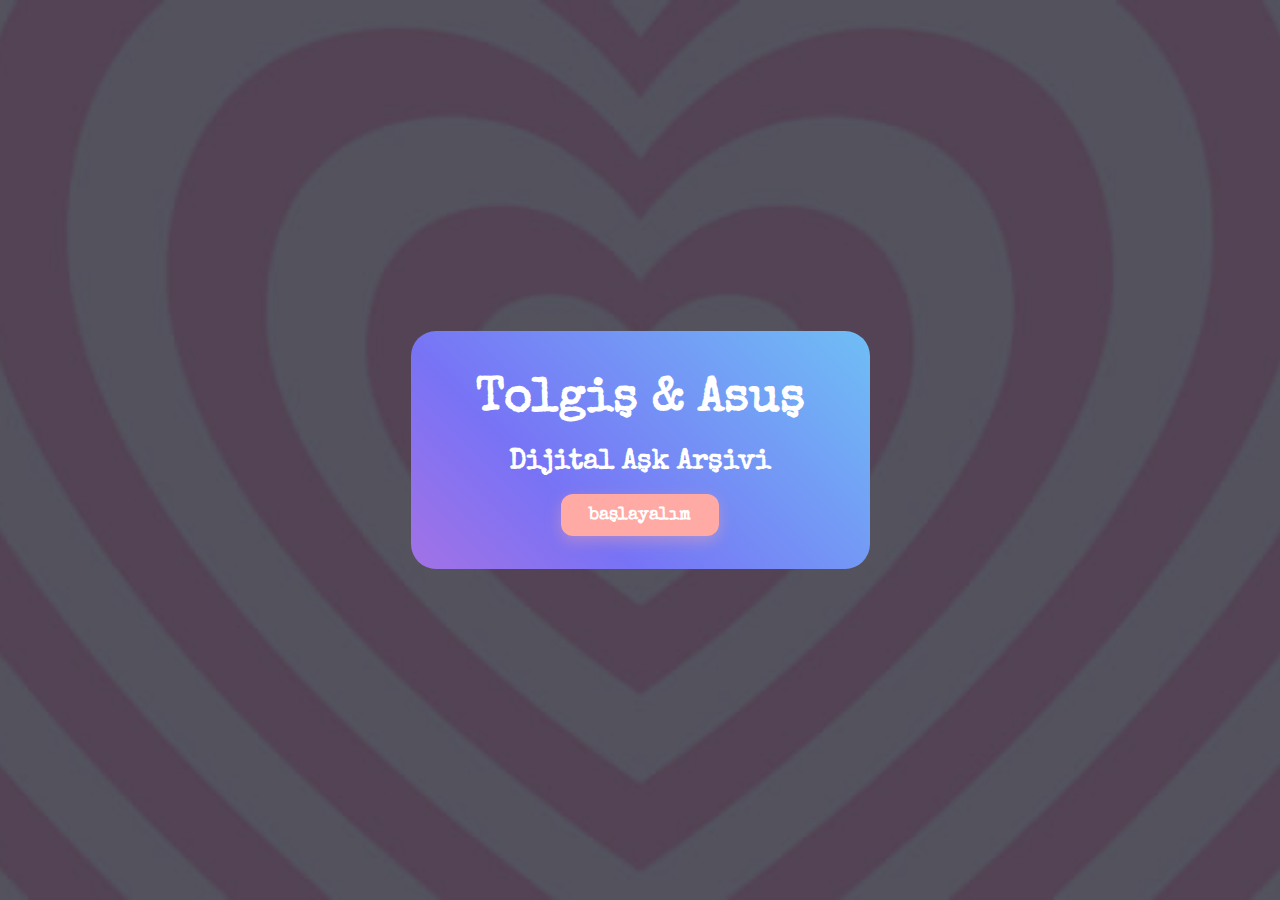
<file: index.html>
﻿<!DOCTYPE html>
<html lang="tr">
<head>
  <meta charset="UTF-8" />
  <meta name="viewport" content="width=device-width, initial-scale=1.0"/>
  <title>Bir Aşk Masalı</title>
  <link rel="stylesheet" href="style/welcome.css" />
  <link href="https://fonts.googleapis.com/css2?family=Special+Elite&display=swap" rel="stylesheet">
</head>
<body>
  <div class="overlay">
    <div class="title-box">
      <h1>Tolgiş & Asuş</h1>
      <h2>Dijital Aşk Arşivi</h2>
      <a href="index.html" class="start-button">başlayalım</a>
    </div>
  </div>
</body>
</html>
</file>
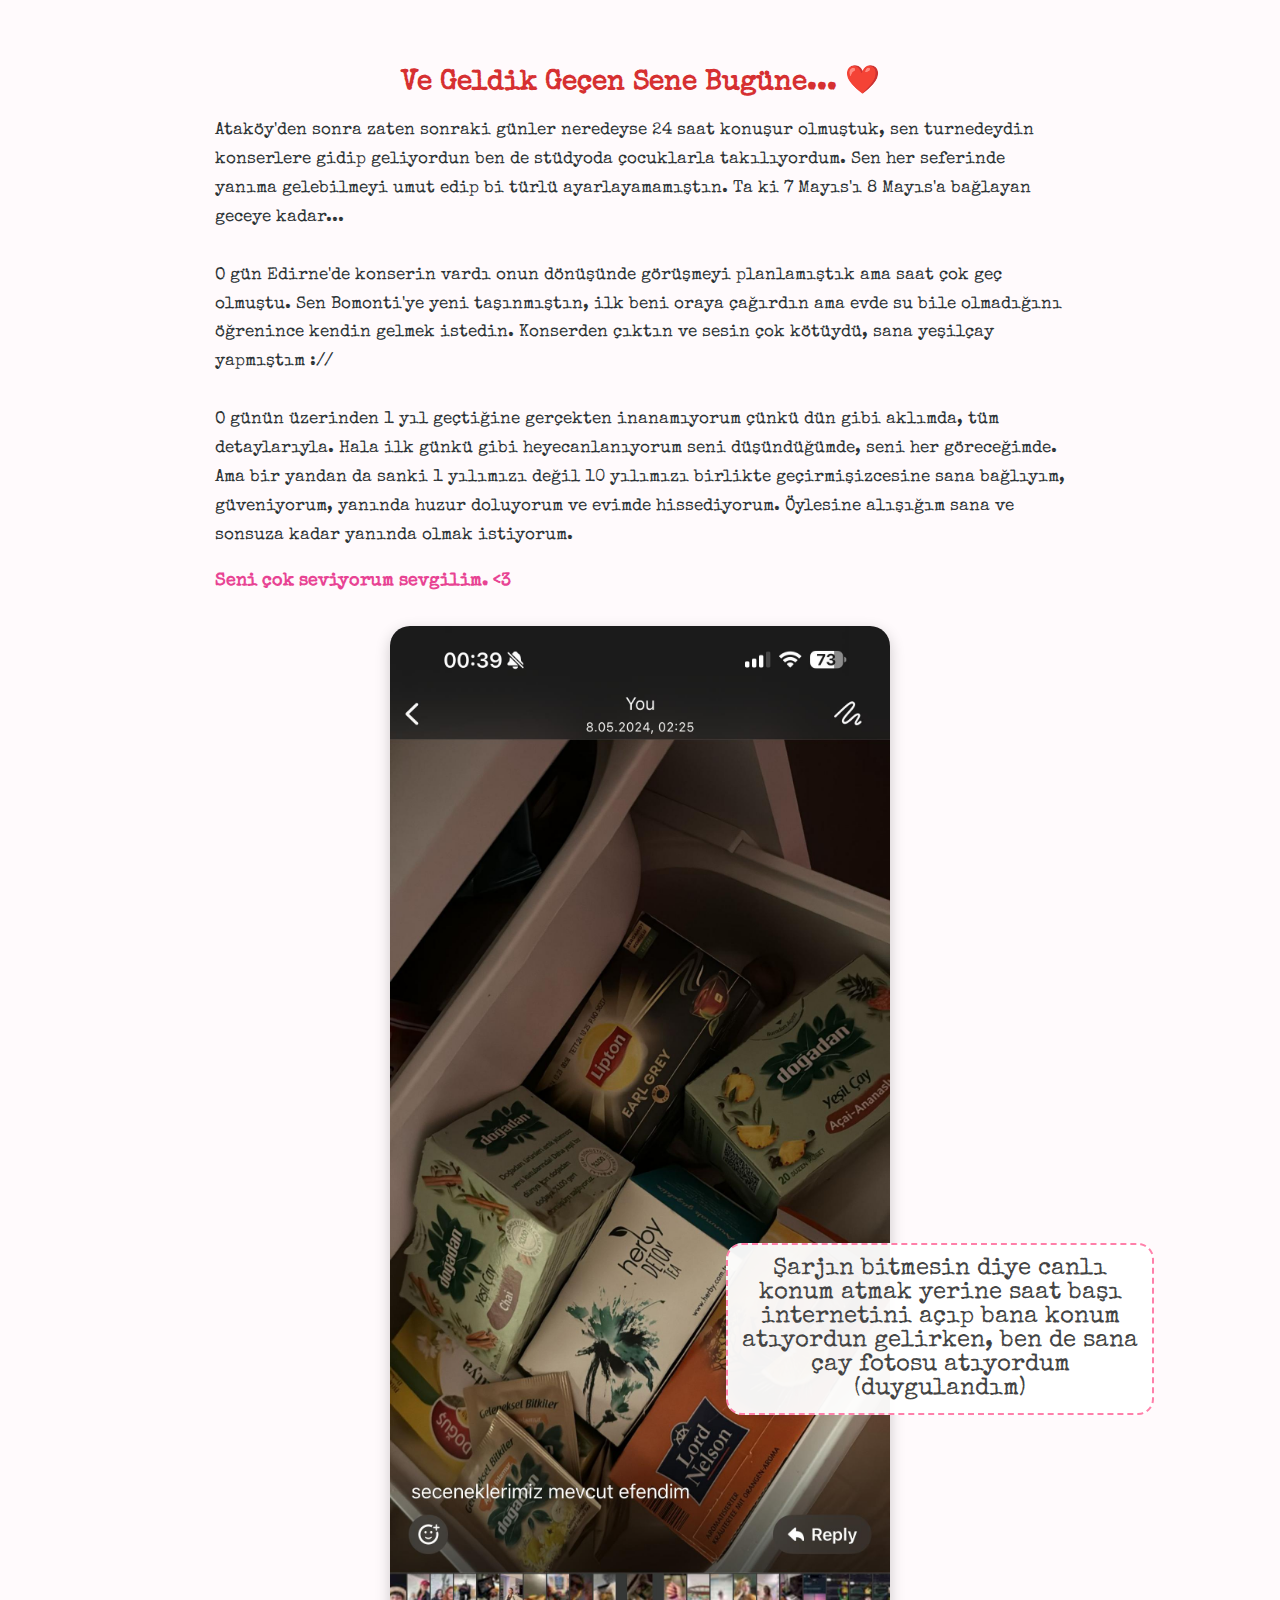
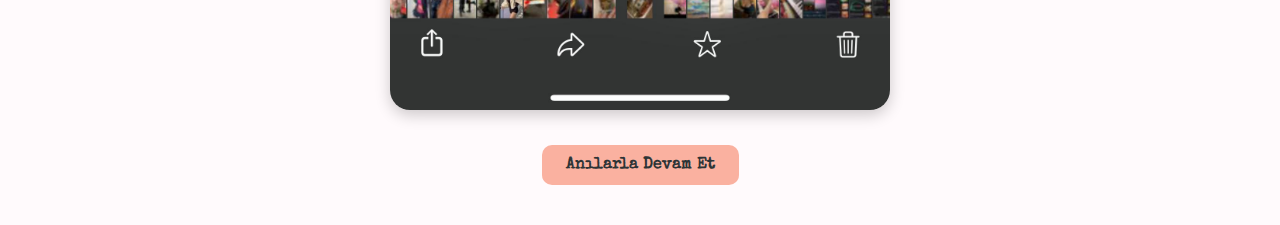
<file: bugun.html>
﻿<!DOCTYPE html>
<html lang="tr">
<head>
  <meta charset="UTF-8" />
  <meta name="viewport" content="width=device-width, initial-scale=1.0"/>
  <title>Geçen Sene Bugün</title>
  <link rel="stylesheet" href="style/bugun.css">
  <link href="https://fonts.googleapis.com/css2?family=Special+Elite&display=swap" rel="stylesheet">
</head>
<body>

  <div class="container">

    <h2 class="title">Ve Geldik Geçen Sene Bugüne... ❤️</h2>

    <p class="story">
      Ataköy'den sonra zaten sonraki günler neredeyse 24 saat konuşur olmuştuk,  
      sen turnedeydin konserlere gidip geliyordun ben de stüdyoda çocuklarla takılıyordum.  
      Sen her seferinde yanıma gelebilmeyi umut edip bi türlü ayarlayamamıştın.  
      Ta ki 7 Mayıs'ı 8 Mayıs'a bağlayan geceye kadar...<br><br>

      O gün Edirne'de konserin vardı onun dönüşünde görüşmeyi planlamıştık ama saat çok geç olmuştu.  
      Sen Bomonti'ye yeni taşınmıştın, ilk beni oraya çağırdın ama evde su bile olmadığını öğrenince kendin gelmek istedin.  
      Konserden çıktın ve sesin çok kötüydü, sana yeşilçay yapmıştım ://<br><br>

      O günün üzerinden 1 yıl geçtiğine gerçekten inanamıyorum çünkü dün gibi aklımda, tüm detaylarıyla.  
      Hala ilk günkü gibi heyecanlanıyorum seni düşündüğümde, seni her göreceğimde.  
      Ama bir yandan da sanki 1 yılımızı değil 10 yılımızı birlikte geçirmişizcesine sana bağlıyım, güveniyorum,  
      yanında huzur doluyorum ve evimde hissediyorum.  
      Öylesine alışığım sana ve sonsuza kadar yanında olmak istiyorum.  
      <strong>Seni çok seviyorum sevgilim. &lt;3</strong>
    </p>

    <div class="photo-frame">
      <img src="assets/images/yesilcay.jpg" alt="Yeşilçay Mesajı">
      <div class="bubble">Şarjın bitmesin diye canlı konum atmak yerine saat başı internetini açıp bana konum atıyordun gelirken, ben de sana çay fotosu atıyordum (duygulandım)</div>
    </div>

    <div class="next-button">
      <a href="final.html">Anılarla Devam Et</a>
    </div>

  </div>

</body>
</html>
</file>
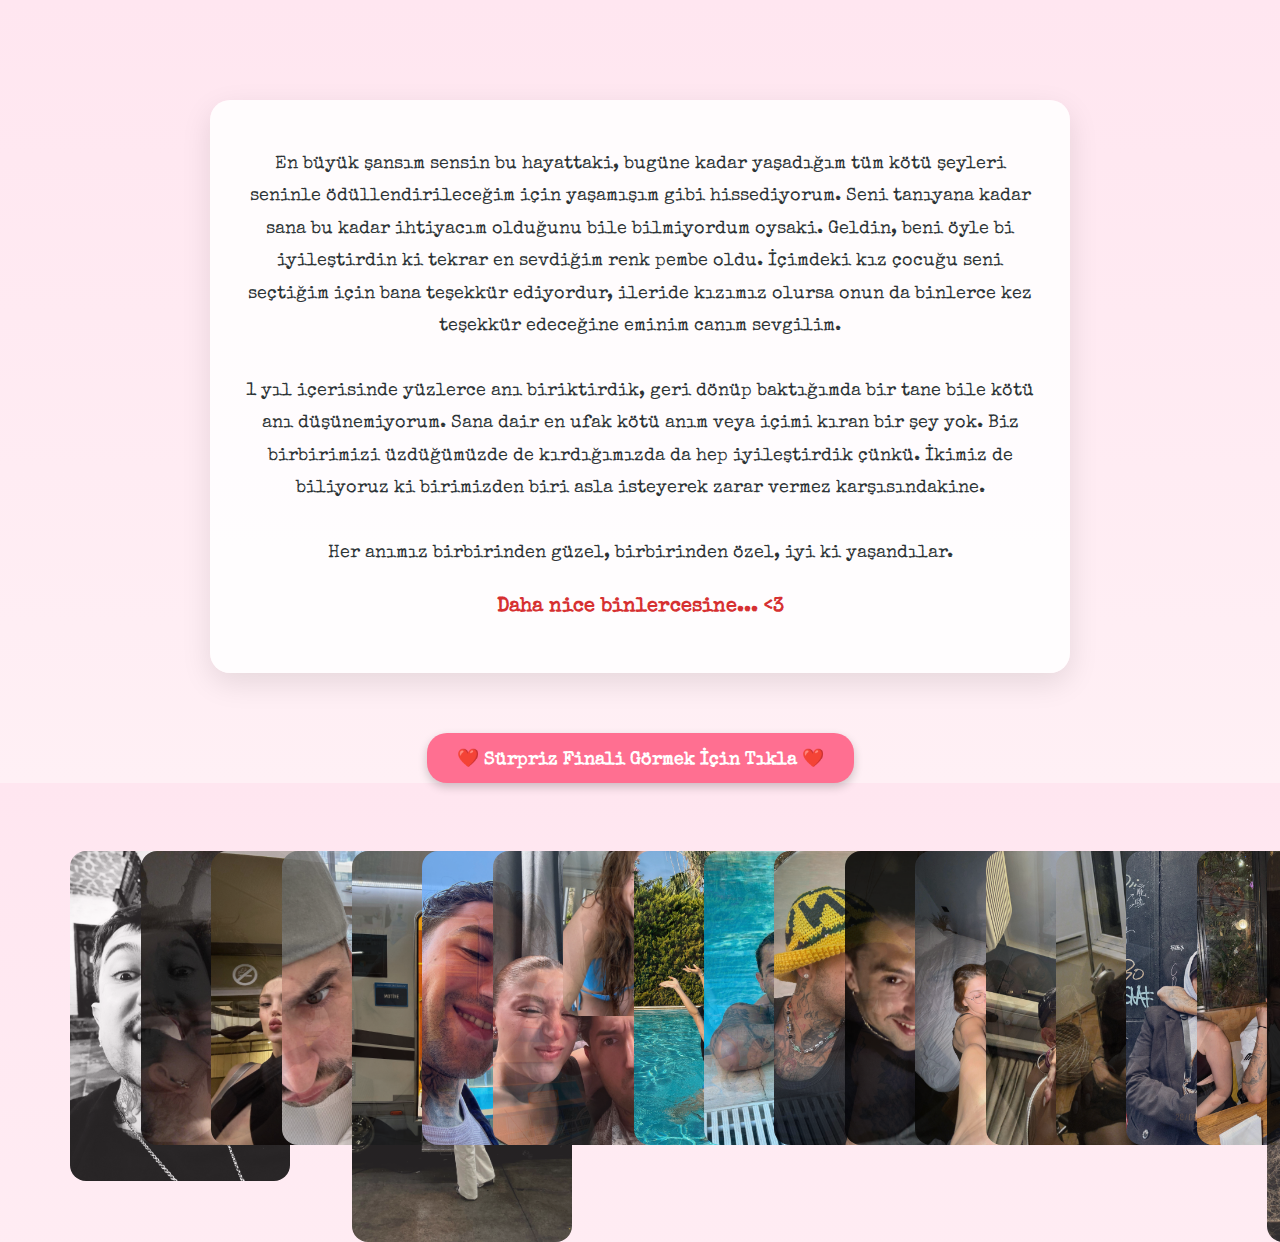
<file: final.html>
﻿<!DOCTYPE html>
<html lang="tr">
<head>
  <meta charset="UTF-8">
  <meta name="viewport" content="width=device-width, initial-scale=1.0">
  <title>En Büyük Şansım Sensin</title>
  <link rel="stylesheet" href="style/final.css">
  <link href="https://fonts.googleapis.com/css2?family=Special+Elite&display=swap" rel="stylesheet">
</head>
<body>

  <div class="message-container">
    <p class="final-text">
      En büyük şansım sensin bu hayattaki, bugüne kadar yaşadığım tüm kötü şeyleri seninle ödüllendirileceğim için yaşamışım gibi hissediyorum.  
      Seni tanıyana kadar sana bu kadar ihtiyacım olduğunu bile bilmiyordum oysaki.  
      Geldin, beni öyle bi iyileştirdin ki tekrar en sevdiğim renk pembe oldu.  
      İçimdeki kız çocuğu seni seçtiğim için bana teşekkür ediyordur,  
      ileride kızımız olursa onun da binlerce kez teşekkür edeceğine eminim canım sevgilim. <br><br>

      1 yıl içerisinde yüzlerce anı biriktirdik, geri dönüp baktığımda bir tane bile kötü anı düşünemiyorum.  
      Sana dair en ufak kötü anım veya içimi kıran bir şey yok.  
      Biz birbirimizi üzdüğümüzde de kırdığımızda da hep iyileştirdik çünkü.  
      İkimiz de biliyoruz ki birimizden biri asla isteyerek zarar vermez karşısındakine. <br><br>

      Her anımız birbirinden güzel, birbirinden özel, iyi ki yaşandılar.  
      <strong>Daha nice binlercesine... &lt;3</strong>
    </p>
  </div>

  <div class="fly-zone">
    <!-- Fotoğraflar uçuşuyor -->
    <!-- 23 adet foto -->
    <!-- Hepsi style.css üzerinden konumlandırılacak -->
    <!-- HTML'de sadece yerleştiriyoruz -->
    <!-- Sen istersen üzerine yazı/emoji efekti de ekleyebiliriz -->
    <!-- Alternatif: Random pozisyonlu JS versiyon da yapılabilir -->

    <!-- Fotoğrafları döngüyle yerleştiriyoruz -->
    <!-- Aşağıda 23 tanesi örnek olarak tek tek yazıldı -->
    <!-- Dilersen azaltabiliriz -->

    <img src="assets/images/fly1.jpg" class="fly" style="--i:1;">
    <img src="assets/images/fly2.jpg" class="fly" style="--i:2;">
    <img src="assets/images/fly3.jpg" class="fly" style="--i:3;">
    <img src="assets/images/fly4.jpg" class="fly" style="--i:4;">
    <img src="assets/images/fly5.jpg" class="fly" style="--i:5;">
    <img src="assets/images/fly6.jpg" class="fly" style="--i:6;">
    <img src="assets/images/fly7.jpg" class="fly" style="--i:7;">
    <img src="assets/images/fly8.jpg" class="fly" style="--i:8;">
    <img src="assets/images/fly9.jpg" class="fly" style="--i:9;">
    <img src="assets/images/fly10.jpg" class="fly" style="--i:10;">
    <img src="assets/images/fly11.jpg" class="fly" style="--i:11;">
    <img src="assets/images/fly12.jpg" class="fly" style="--i:12;">
    <img src="assets/images/fly13.jpg" class="fly" style="--i:13;">
    <img src="assets/images/fly14.jpg" class="fly" style="--i:14;">
    <img src="assets/images/fly15.jpg" class="fly" style="--i:15;">
    <img src="assets/images/fly16.jpg" class="fly" style="--i:16;">
    <img src="assets/images/fly17.jpg" class="fly" style="--i:17;">
    <img src="assets/images/fly18.jpg" class="fly" style="--i:18;">
    <img src="assets/images/fly19.jpg" class="fly" style="--i:19;">
    <img src="assets/images/fly20.jpg" class="fly" style="--i:20;">
    <img src="assets/images/fly21.jpg" class="fly" style="--i:21;">
    <img src="assets/images/fly22.jpg" class="fly" style="--i:22;">
    <img src="assets/images/fly23.jpg" class="fly" style="--i:23;">
  </div>

 <div class="next-button">
  <a href="kontrat.html">❤️ Sürpriz Finali Görmek İçin Tıkla ❤️</a>
</div>

</body>
</html>
</file>
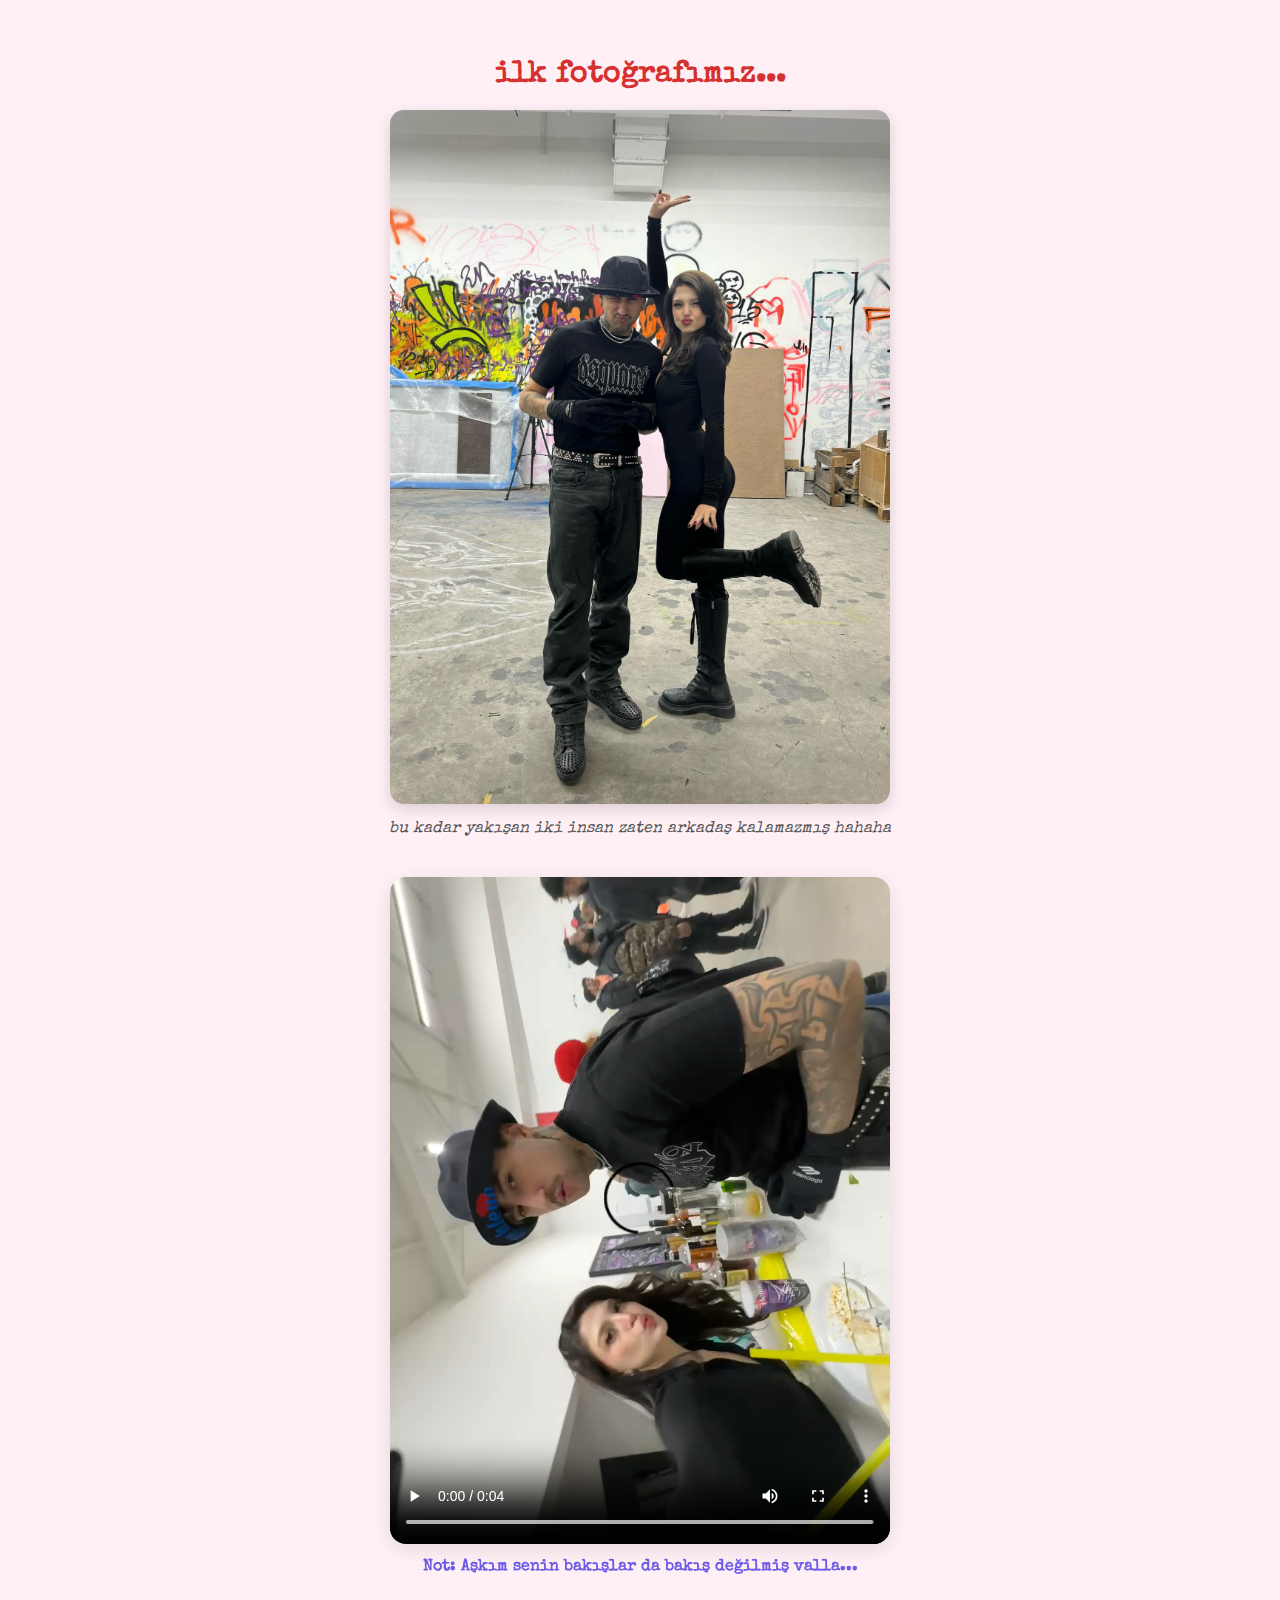
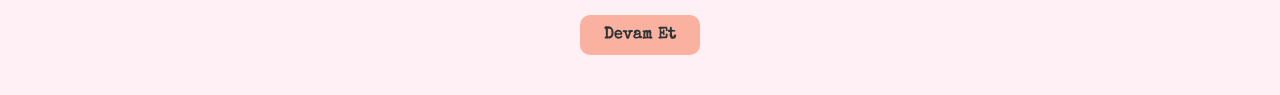
<file: ilkfoto.html>
﻿<!DOCTYPE html>
<html lang="tr">
<head>
  <meta charset="UTF-8" />
  <meta name="viewport" content="width=device-width, initial-scale=1.0"/>
  <title>İleride hayatımın en güzel günü olacak o gün: Doğum Günün</title>
  <link rel="stylesheet" href="style/ilkfoto.css">
  <link href="https://fonts.googleapis.com/css2?family=Special+Elite&display=swap" rel="stylesheet">
</head>
<body>

  <div class="container">

    <h1 class="section-title">ilk fotoğrafımız...</h1>

    <div class="photo-block">
      <img src="assets/images/ilkfoto.jpg" alt="İlk Fotoğrafımız">
      <div class="caption">bu kadar yakışan iki insan zaten arkadaş kalamazmış hahaha</div>
    </div>

    <div class="video-block">
      <video controls>
        <source src="assets/videos/bakis.mp4" type="video/mp4">
      </video>
      <div class="note">Not: Aşkım senin bakışlar da bakış değilmiş valla...</div>
    </div>

    <div class="next-button">
      <a href="nisan.html">Devam Et</a>
    </div>

  </div>

</body>
</html>
</file>
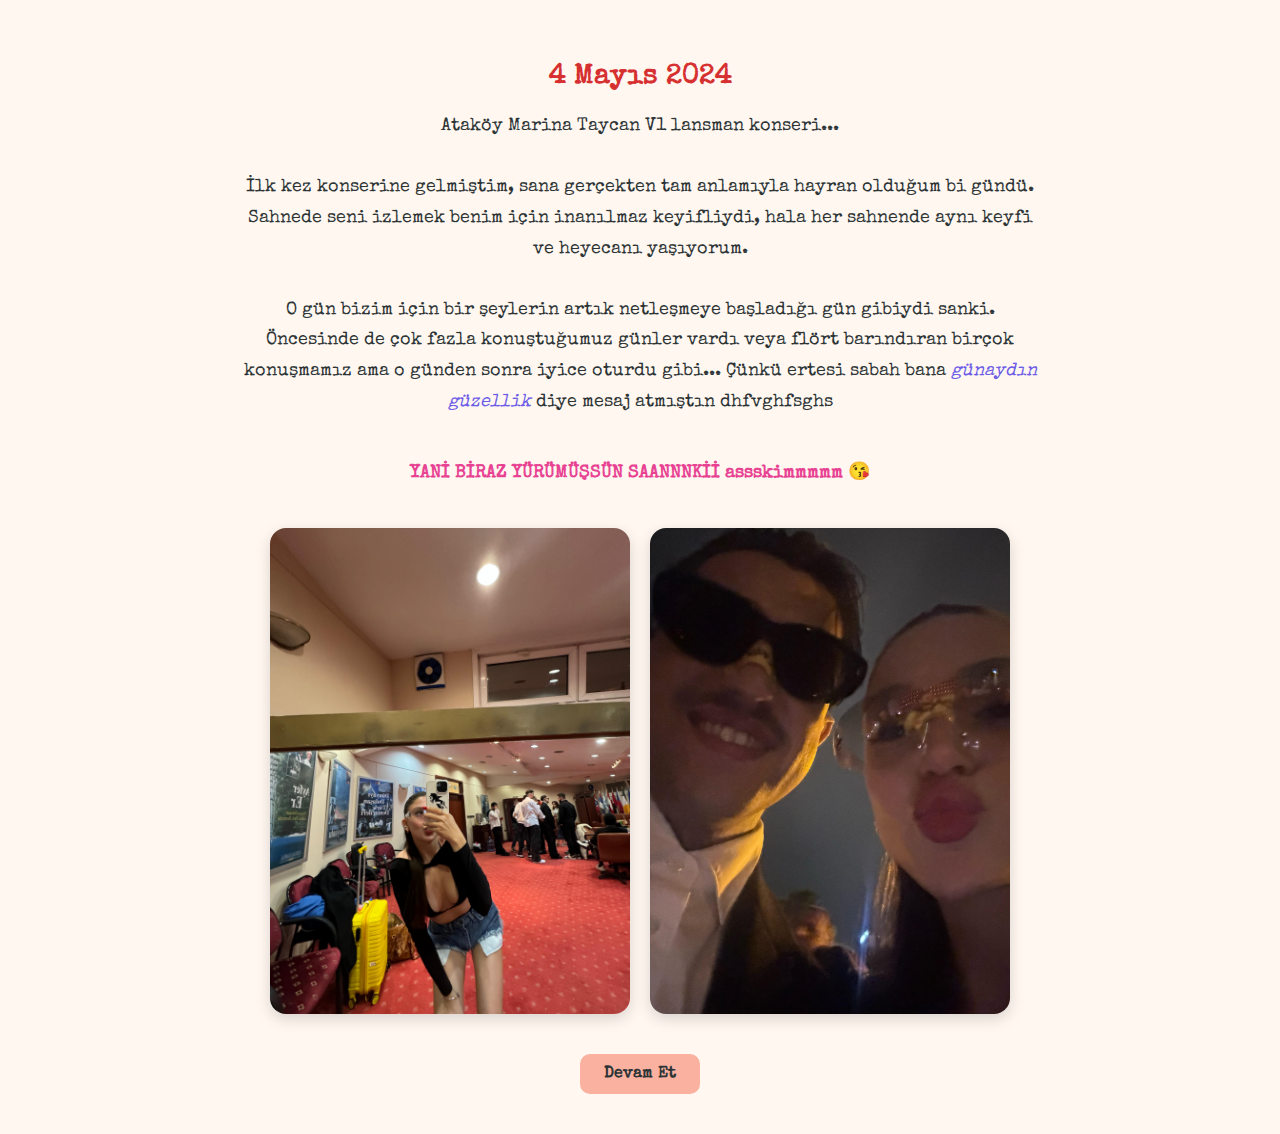
<file: konser.html>
﻿<!DOCTYPE html>
<html lang="tr">
<head>
  <meta charset="UTF-8" />
  <meta name="viewport" content="width=device-width, initial-scale=1.0"/>
  <title>4 Mayıs 2024 – Konser</title>
  <link rel="stylesheet" href="style/konser.css">
  <link href="https://fonts.googleapis.com/css2?family=Special+Elite&display=swap" rel="stylesheet">
</head>
<body>

  <div class="container">

    <h2 class="date">4 Mayıs 2024</h2>

    <p class="story">
      Ataköy Marina Taycan V1 lansman konseri...<br><br>
      İlk kez konserine gelmiştim, sana gerçekten tam anlamıyla hayran olduğum bi gündü.  
      Sahnede seni izlemek benim için inanılmaz keyifliydi, hala her sahnende aynı keyfi ve heyecanı yaşıyorum.  
      <br><br>
      O gün bizim için bir şeylerin artık netleşmeye başladığı gün gibiydi sanki.  
      Öncesinde de çok fazla konuştuğumuz günler vardı veya flört barındıran birçok konuşmamız ama o günden sonra iyice oturdu gibi...  
      Çünkü ertesi sabah bana <em>günaydın güzellik</em> diye mesaj atmıştın dhfvghfsghs<br><br>
      <strong>YANİ BİRAZ YÜRÜMÜŞSÜN SAANNNKİİ assskimmmmm 😘</strong>
    </p>

    <div class="photo-row">
      <img src="assets/images/konser1.jpg" alt="Konser Fotoğrafı 1">
      <img src="assets/images/konser2.jpg" alt="Konser Fotoğrafı 2">
    </div>

    <div class="next-button">
      <a href="bugun.html">Devam Et</a>
    </div>

  </div>

</body>
</html>
</file>
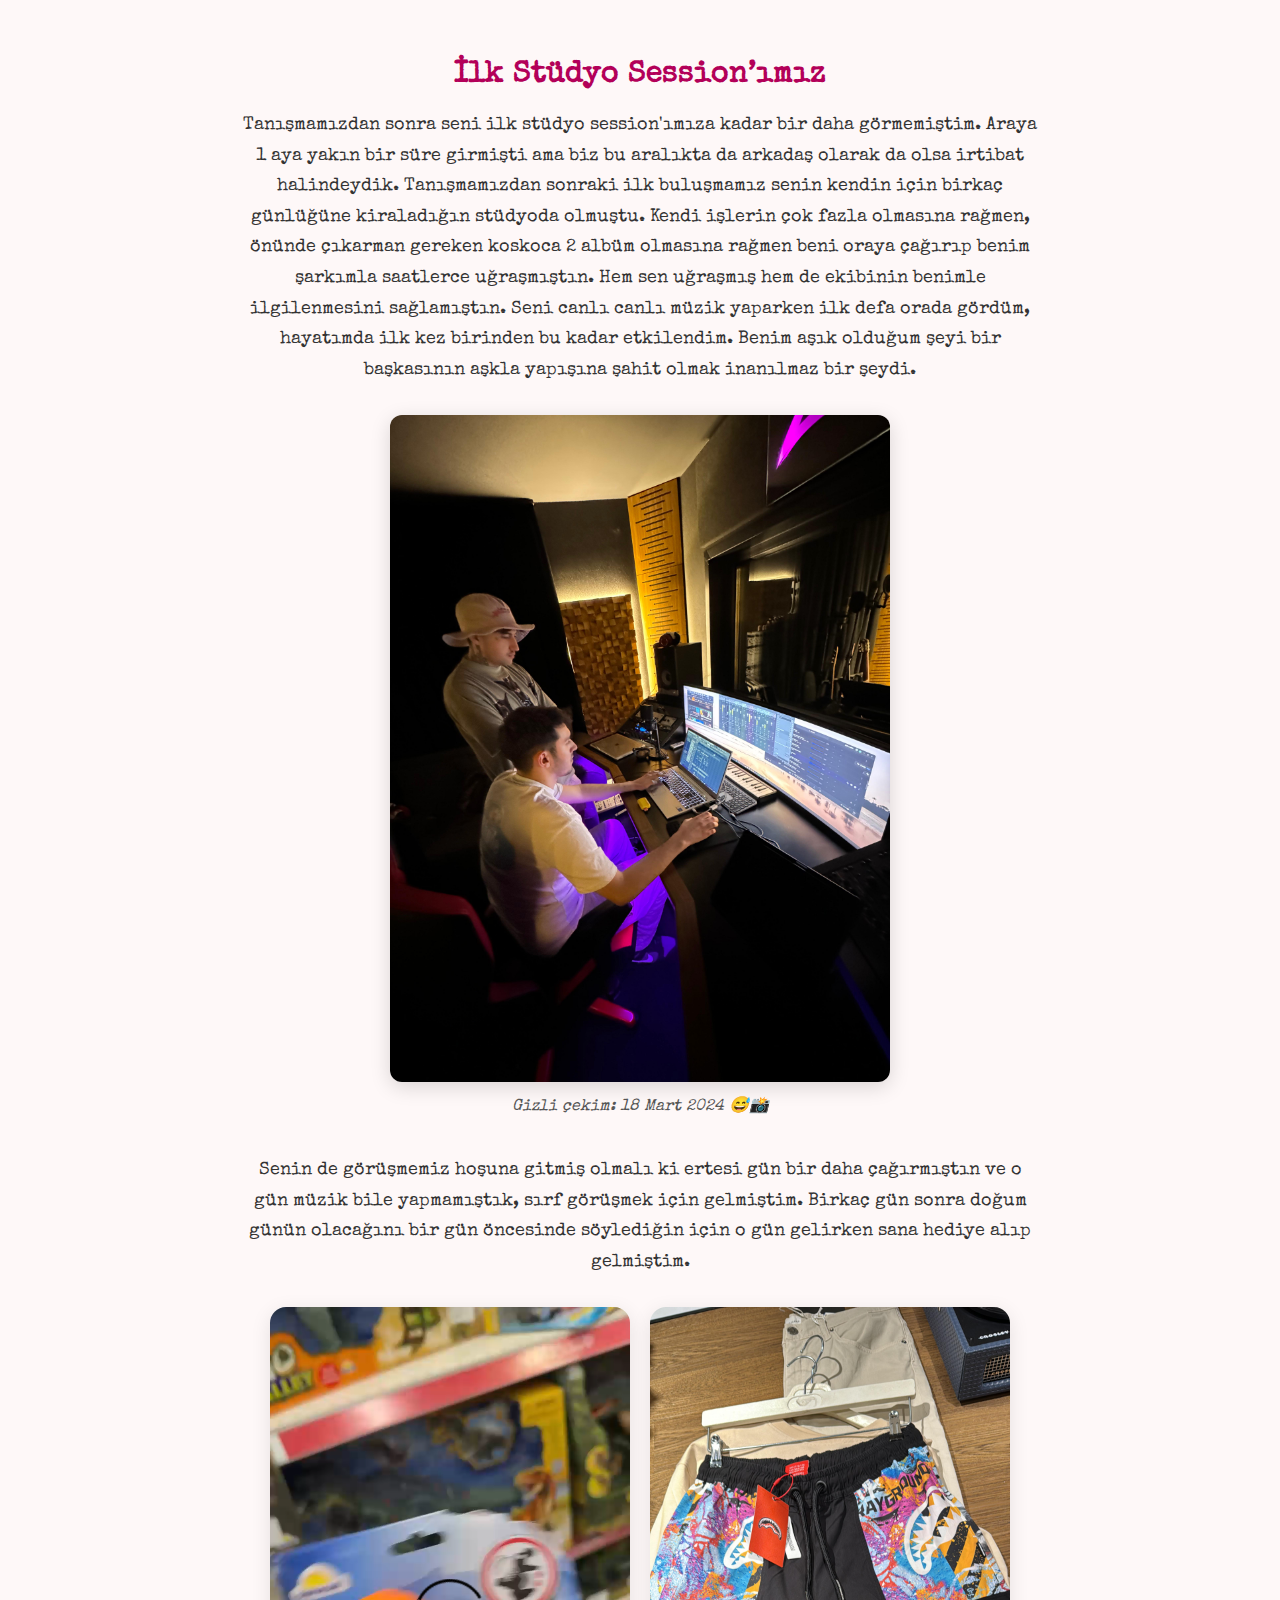
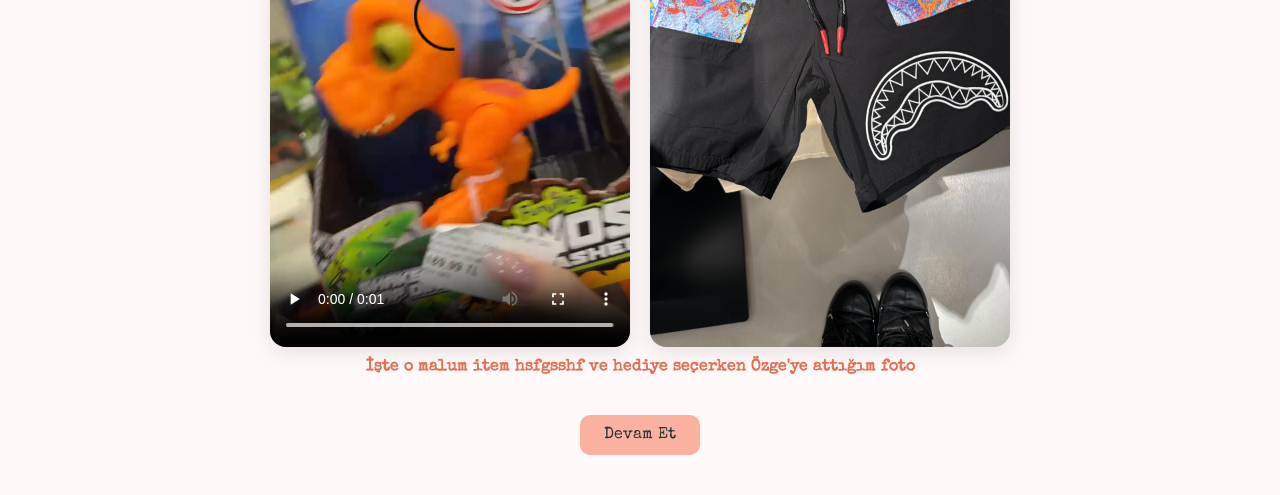
<file: studyo.html>
﻿<!DOCTYPE html>
<html lang="tr">
<head>
  <meta charset="UTF-8" />
  <meta name="viewport" content="width=device-width, initial-scale=1.0"/>
  <title>Stüdyo Günü</title>
  <link rel="stylesheet" href="style/studyo.css" />
  <link href="https://fonts.googleapis.com/css2?family=Special+Elite&display=swap" rel="stylesheet">
</head>
<body>

  <div class="container">

    <h1 class="section-title">İlk Stüdyo Session’ımız</h1>

    <p class="story-text">
      Tanışmamızdan sonra seni ilk stüdyo session'ımıza kadar bir daha görmemiştim. Araya 1 aya yakın bir süre girmişti ama biz bu aralıkta da arkadaş olarak da olsa irtibat halindeydik. Tanışmamızdan sonraki ilk buluşmamız senin kendin için birkaç günlüğüne kiraladığın stüdyoda olmuştu. Kendi işlerin çok fazla olmasına rağmen, önünde çıkarman gereken koskoca 2 albüm olmasına rağmen beni oraya çağırıp benim şarkımla saatlerce uğraşmıştın. Hem sen uğraşmış hem de ekibinin benimle ilgilenmesini sağlamıştın. 
      Seni canlı canlı müzik yaparken ilk defa orada gördüm, hayatımda ilk kez birinden bu kadar etkilendim. Benim aşık olduğum şeyi bir başkasının aşkla yapışına şahit olmak inanılmaz bir şeydi.
    </p>

    <div class="photo-block">
      <img src="assets/images/studyo1.jpg" alt="İlk Stüdyo Günü">
      <div class="caption">Gizli çekim: 18 Mart 2024 😅📸</div>
    </div>

    <p class="story-text">
      Senin de görüşmemiz hoşuna gitmiş olmalı ki ertesi gün bir daha çağırmıştın ve o gün müzik bile yapmamıştık, sırf görüşmek için gelmiştim. 
      Birkaç gün sonra doğum günün olacağını bir gün öncesinde söylediğin için o gün gelirken sana hediye alıp gelmiştim.
    </p>

    <div class="gift-media">
      <video controls>
        <source src="assets/videos/item.mp4" type="video/mp4">
      </video>
      <img src="assets/images/item.jpg" alt="Hediye Fotoğrafı">
    </div>

    <div class="gift-caption">İşte o malum item hsfgsshf ve hediye seçerken Özge'ye attığım foto</div>

    <div class="next-button">
      <a href="ilkfoto.html">Devam Et</a>
    </div>

  </div>

</body>
</html>
</file>
<file: style/welcome.css>
body {
  margin: 0;
  padding: 0;
  font-family: 'Special Elite', sans-serif;
  background: url("../assets/images/bg-hearts1.jpg") no-repeat center center fixed;
  background-size: cover;
  overflow: hidden;
}

h1, h2 {
  font-family: 'Special Elite', cursive;
}

.overlay {
  width: 100vw;
  height: 100vh;
  background: rgba(10, 10, 30, 0.7); /* lacivert-mavi transparan �rt� */
  display: flex;
  justify-content: center;
  align-items: center;
}

.title-box {
  position: relative;
  padding: 40px 60px;
  text-align: center;
  background: rgba(255, 255, 255, 0.05);
  border-radius: 20px;
  color: white;
  z-index: 1;
  animation: glow 3s ease-in-out infinite alternate;
  border: 3px solid transparent;
}

.title-box::before {
  content: '';
  position: absolute;
  top: -5px;
  left: -5px;
  right: -5px;
  bottom: -5px;
  border-radius: 25px;
  background: linear-gradient(45deg, #ff6ec4, #7873f5, #6be1f5, #ffb86c);
  background-size: 300% 300%;
  animation: spin-border 6s linear infinite;
  z-index: -1;
}

h1 {
  font-size: 48px;
  margin: 0 0 10px;
}

h2 {
  font-size: 28px;
  margin-bottom: 30px;
}

.start-button {
  padding: 12px 28px;
  background-color: #ffaaa5;
  color: white;
  text-decoration: none;
  font-size: 18px;
  border-radius: 12px;
  font-weight: bold;
  transition: 0.3s ease;
  box-shadow: 0 5px 15px rgba(255, 170, 165, 0.4);
}

.start-button:hover {
  background-color: #ff8c94;
  box-shadow: 0 8px 25px rgba(255, 140, 148, 0.5);
  transform: scale(1.05);
}

/* Parlayan kutu animasyonu */
@keyframes glow {
  from {
    box-shadow: 0 0 10px #6be1f5, 0 0 20px #ff6ec4;
  }
  to {
    box-shadow: 0 0 20px #ffb86c, 0 0 30px #7873f5;
  }
}

/* D�nen �er�eve */
@keyframes spin-border {
  0% {
    background-position: 0% 50%;
  }
  100% {
    background-position: 300% 50%;
  }
}
</file>
<file: style/bugun.css>
﻿body {
  margin: 0;
  padding: 0;
  font-family: 'Special Elite', sans-serif;
  background-color: #fffafc;
  color: #2d3436;
}

.photo-frame {
  margin-top: 30px;
  position: relative;
}

.photo-frame img {
  width: 500px;
  border-radius: 20px;
  box-shadow: 0 5px 15px rgba(0,0,0,0.2);
  animation: fadeIn 5s ease-in-out;
}

.bubble {
  position: absolute;
  bottom: 300px;
  left: 0;
  right: -600px;
  background: rgba(255,255,255,0.95);
  border: 2px dashed #ff80aa;
  color: #444;
  padding: 12px;
  font-size: 24px;
  border-radius: 16px;
  width: 400px;
  margin: auto;
  animation: popUp 1.2s ease-out;
  opacity: 1;
  transition: all 0.3s ease;
}
.container {
  max-width: 850px;
  margin: auto;
  padding: 40px 20px;
  text-align: center;
}

.title {
  font-size: 28px;
  color: #d63031;
  margin-bottom: 20px;
}

.story {
  font-size: 17px;
  line-height: 1.7;
  text-align: left;
  margin-bottom: 30px;
}

.story strong {
  display: block;
  margin-top: 15px;
  font-size: 18px;
  color: #e84393;
}

.image-block img {
  width: 90%;
  max-width: 500px;
  border-radius: 16px;
  box-shadow: 0 5px 20px rgba(0,0,0,0.1);
  margin: 30px 0;
}

.next-button {
  margin-top: 30px;
}

.next-button a {
  display: inline-block;
  padding: 12px 24px;
  background-color: #fab1a0;
  color: #2d3436;
  text-decoration: none;
  border-radius: 10px;
  font-weight: bold;
  transition: 0.3s;
}

.next-button a:hover {
  background-color: #ffeaa7;
}
</file>
<file: style/final.css>
﻿body {
  margin: 0;
  padding: 0;
  font-family: 'Special Elite', sans-serif;
  background: linear-gradient(to bottom, #ffe6f0, #fff0f5);
  overflow: hidden;
  position: relative;
}

.container {
  max-width: 850px;
  margin: auto;
  padding: 40px 20px;
  text-align: center;
}

.message-container {
  position: relative;
  z-index: 2;
  max-width: 800px;
  margin: 100px auto 60px;
  padding: 30px;
  background-color: rgba(255, 255, 255, 0.85);
  border-radius: 20px;
  box-shadow: 0 10px 30px rgba(0,0,0,0.1);
  text-align: center;
}

.next-button {
  position: relative;
  z-index: 3; /* uçuşan fotoların üstüne çıkarır */
  text-align: center;
  margin-top: 40px;
}

.next-button a {
  display: inline-block;
  background-color: #ff6f91;
  color: white;
  text-decoration: none;
  padding: 14px 30px;
  font-size: 18px;
  border-radius: 20px;
  box-shadow: 0 4px 10px rgba(0, 0, 0, 0.2);
  font-weight: bold;
  transition: 0.3s ease;
}

.next-button a:hover {
  background-color: #ff3b6e;
  transform: scale(1.05);
}


.final-text {
  font-size: 18px;
  line-height: 1.8;
  color: #2d3436;
}

.final-text strong {
  display: block;
  margin-top: 20px;
  color: #d63031;
  font-size: 20px;
}

.fly-zone {
  position: absolute;
  top: 0;
  left: 0;
  width: 100%;
  height: 100%;
  pointer-events: none;
  z-index: 1;
}

.fly {
  position: absolute;
  width: 220px;
  height: auto;
  border-radius: 16px;
  opacity: 0.85;
  animation: floatPhoto 10s linear infinite;
  animation-delay: calc(-1s * var(--i));
  left: calc(5.5% * var(--i));
  top: 110%;
}


@keyframes floatPhoto {
  0% {
    transform: translateY(0) rotate(0deg);
    opacity: 0;
  }
  10% {
    opacity: 1;
  }
  100% {
    transform: translateY(-120vh) rotate(360deg);
    opacity: 0;
  }
}
</file>
<file: style/ilkfoto.css>
﻿body {
  margin: 0;
  padding: 0;
  font-family: 'Special Elite', sans-serif;
  background-color: #fff0f5;
  color: #333;
}

.container {
  max-width: 800px;
  margin: auto;
  padding: 40px 20px;
  text-align: center;
}

.section-title {
  font-size: 30px;
  color: #d63031;
  margin-bottom: 20px;
  animation: fadeInDown 1s ease;
}

.photo-block img {
  width: 85%;
  max-width: 500px;
  border-radius: 14px;
  box-shadow: 0 5px 15px rgba(0,0,0,0.15);
  animation: fadeIn 2s ease;
}

.caption {
  font-style: italic;
  margin-top: 12px;
  font-size: 16px;
  color: #555;
}

.video-block {
  margin-top: 40px;
}

.video-block video {
  width: 85%;
  max-width: 500px;
  border-radius: 16px;
  box-shadow: 0 5px 20px rgba(0,0,0,0.1);
}

.note {
  margin-top: 10px;
  font-weight: bold;
  color: #6c5ce7;
  font-size: 16px;
}

.next-button {
  margin-top: 40px;
}

.next-button a {
  display: inline-block;
  padding: 12px 24px;
  background-color: #fab1a0;
  color: #2d3436;
  text-decoration: none;
  border-radius: 10px;
  font-weight: bold;
  transition: 0.3s;
}

.next-button a:hover {
  background-color: #ffeaa7;
}

/* Animasyonlar */
@keyframes fadeIn {
  from { opacity: 0; }
  to { opacity: 1; }
}

@keyframes fadeInDown {
  from { opacity: 0; transform: translateY(-30px); }
  to { opacity: 1; transform: translateY(0); }
}
</file>
<file: style/konser.css>
﻿body {
  margin: 0;
  font-family: 'Special Elite', sans-serif;
  background-color: #fff7f0;
  color: #2d3436;
}

.container {
  max-width: 800px;
  margin: auto;
  padding: 40px 20px;
  text-align: center;
}

.date {
  font-size: 28px;
  color: #d63031;
  margin-bottom: 20px;
  animation: fadeInDown 1s ease;
}

.story {
  font-size: 18px;
  line-height: 1.7;
  margin-bottom: 40px;
  animation: fadeIn 2s ease;
}

.story em {
  font-style: italic;
  color: #6c5ce7;
}

.story strong {
  display: block;
  margin-top: 10px;
  color: #e84393;
}

.photo-row {
  display: flex;
  justify-content: center;
  gap: 20px;
  flex-wrap: wrap;
  margin-bottom: 40px;
}

.photo-row img {
  width: 45%;
  border-radius: 16px;
  box-shadow: 0 5px 15px rgba(0,0,0,0.15);
}

.next-button a {
  display: inline-block;
  padding: 12px 24px;
  background-color: #fab1a0;
  color: #2d3436;
  text-decoration: none;
  border-radius: 10px;
  font-weight: bold;
  transition: 0.3s;
}

.next-button a:hover {
  background-color: #ffeaa7;
}

/* Animasyonlar */
@keyframes fadeIn {
  from { opacity: 0; }
  to { opacity: 1; }
}

@keyframes fadeInDown {
  from { opacity: 0; transform: translateY(-30px); }
  to { opacity: 1; transform: translateY(0); }
}
</file>
<file: style/studyo.css>
body {
  margin: 0;
  padding: 0;
  font-family: 'Special Elite', sans-serif;
  background-color: #fef8f8;
  color: #333;
}

.container {
  max-width: 800px;
  margin: auto;
  padding: 40px 20px;
  text-align: center;
}

.section-title {
  font-size: 30px;
  color: #b30059;
  margin-bottom: 20px;
  animation: fadeInDown 1s ease;
}

.story-text {
  font-size: 18px;
  line-height: 1.7;
  margin-bottom: 30px;
  animation: fadeIn 2s ease;
}

.photo-block {
  margin-bottom: 40px;
}

.photo-block img {
  width: 90%;
  max-width: 500px;
  border-radius: 12px;
  box-shadow: 0 5px 20px rgba(0,0,0,0.15);
  animation: fadeIn 2s ease-in;
}

.caption {
  margin-top: 8px;
  font-style: italic;
  color: #555;
}

.gift-media {
  display: flex;
  flex-wrap: wrap;
  gap: 20px;
  justify-content: center;
  align-items: center;
  margin-top: 30px;
}

.gift-media video,
.gift-media img {
  max-width: 360px;
  width: 100%;
  border-radius: 16px;
  box-shadow: 0 5px 20px rgba(0,0,0,0.1);
}

.gift-caption {
  margin-top: 12px;
  font-weight: bold;
  font-size: 16px;
  color: #e17055;
}

.next-button {
  margin-top: 40px;
}

.next-button a {
  display: inline-block;
  padding: 12px 24px;
  background-color: #fab1a0;
  color: #2d3436;
  text-decoration: none;
  border-radius: 10px;
  transition: 0.3s;
}

.next-button a:hover {
  background-color: #ffeaa7;
}

/* Animasyonlar */
@keyframes fadeIn {
  from { opacity: 0; }
  to { opacity: 1; }
}

@keyframes fadeInDown {
  from { opacity: 0; transform: translateY(-30px); }
  to { opacity: 1; transform: translateY(0); }
}
</file>
